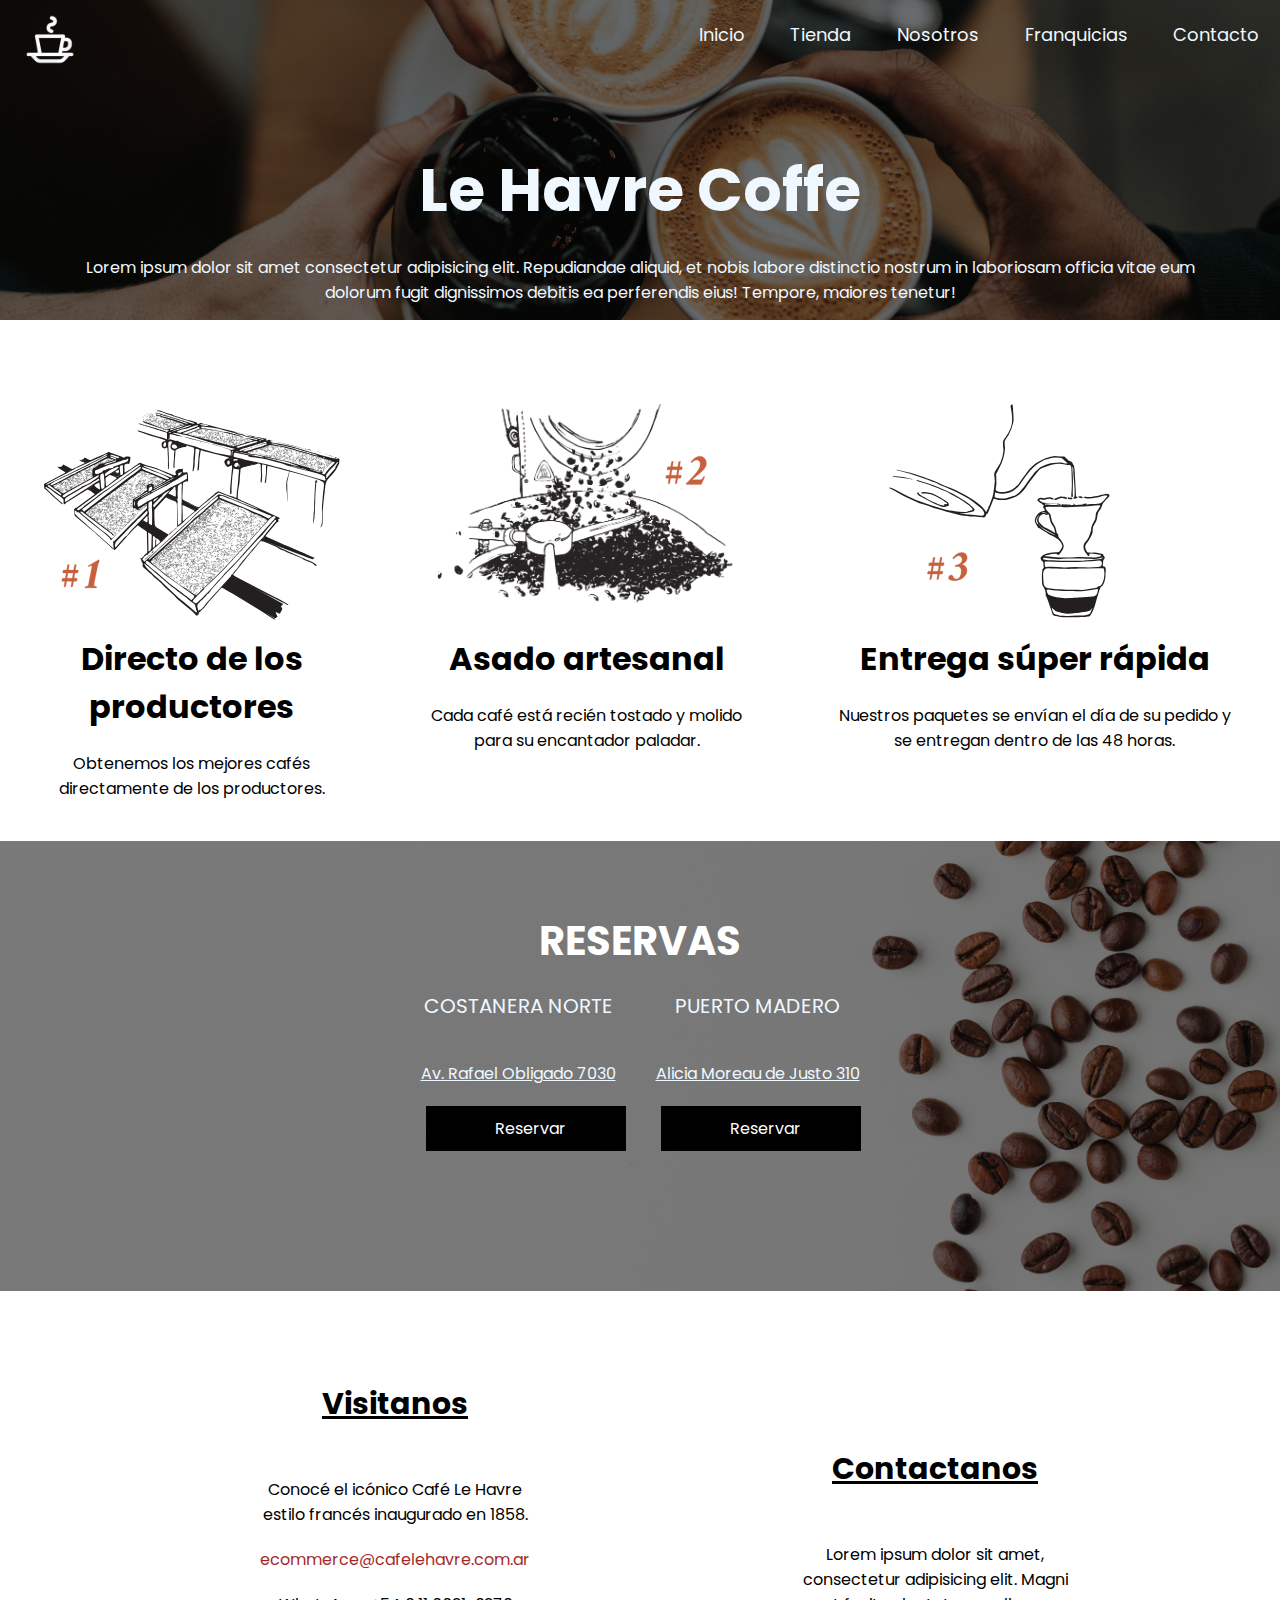
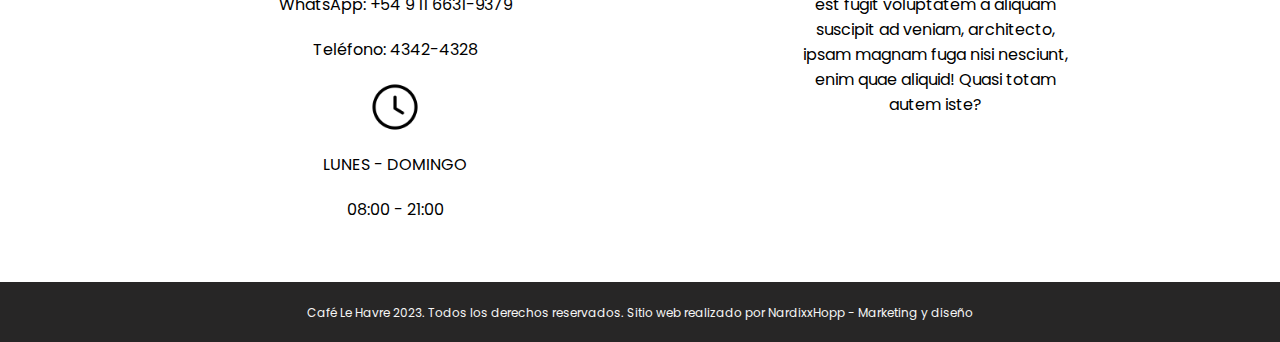
<file: index.html>
<!DOCTYPE html>
<html lang="en">
<head>
    <meta charset="UTF-8">
    <meta name="viewport" content="width=device-width, initial-scale=1.0">
    <link rel="stylesheet" href="../css/estilos.css" />
    <title>Le Havre Caffee</title>
</head>
<body>

    <header class="header">
        <div class="menucontainer">
            <a href="/index.html" class="logo" ><img src="/icons/coffeicon2.png" alt="logo"></a>
            <nav>
                <ul>
                    <li><a href="/index.html">Inicio</a></li>
                    <li><a href="./pages/tienda.html">Tienda</a></li>
                    <li><a href="./pages/nosotros.html">Nosotros</a></li>
                    <li><a href="./pages/franquicias.html">Franquicias</a></li>
                    <li><a href="./pages/contacto.html">Contacto</a></li>
                </ul>
            </nav>
       
        </div>

        <div class="header content">

           <h1>Le Havre Coffe</h1>

           <p>

             Lorem ipsum dolor sit amet consectetur adipisicing elit. Repudiandae aliquid, et nobis labore distinctio nostrum in laboriosam officia vitae eum dolorum fugit dignissimos debitis ea perferendis eius! Tempore, maiores tenetur!

           </p>

        </div>
        
    </header>

<section class="imgdata">
    <div><img src="/img/step1.svg" alt="">
        <h1>Directo de los productores
        </h1>
        <p>Obtenemos los mejores cafés directamente de los productores.

        </p>
    </div>
    <div><img src="/img/step2.svg" alt="">
        <h1>
            Asado artesanal
        </h1>
        <p>
            Cada café está recién tostado y molido para su encantador paladar.
        </p>
    </div>
    <div><img src="/img/step3.svg" alt="">
        <h1>Entrega súper rápida
        </h1>
        <p>
            Nuestros paquetes se envían el día de su pedido y se entregan dentro de las 48 horas.
        </p>
    </div>
</section>
<main class="mainreservas">
        <h2>
          RESERVAS
        </h2>
    <div>

        <article class="r1">
         
         <p class="tituloparrafo">
            COSTANERA NORTE
         </p>
         
         <p class="linea">
            Av. Rafael Obligado 7030
         </p>
         
         <a href="http://">Reservar</a>
        
        </article>
        
        <article class="r2">
            <p class="tituloparrafo">
               PUERTO MADERO
            </p>

            <p class="linea">
                Alicia Moreau de Justo 310
            </p>
            
            <a href="http://">Reservar</a>
        
        </article>
    </div>

</main>

<section class="sectionfinal">
    <div>
      <article class="articlefinal">
        <h3>
          Visitanos
        </h3>
        <p class="parrafofinal">
         Conocé el icónico Café Le Havre estilo francés inaugurado en 1858.
        </p>
        <p class="mail">
            ecommerce@cafelehavre.com.ar
        </p>
        <p class="whatsapp">
            WhatsApp: +54 9 11 6631-9379
        </p>
        <p class="telefono">
            Teléfono: 4342-4328
        </p>
        <p class="reloj">
           <img src="/icons/reloj.png" alt="">
        </p>
        <p class="titulohorario">
            LUNES - DOMINGO
        </p>
        <p class="horario">
            08:00 - 21:00
        </p>
      </article>
     
      <article class="contactanos">
            <h3>
                Contactanos
              </h3>
              <p class="lorem">
                Lorem ipsum dolor sit amet, consectetur adipisicing elit. Magni est fugit voluptatem a aliquam suscipit ad veniam, architecto, ipsam magnam fuga nisi nesciunt, enim quae aliquid! Quasi totam autem iste?
              </p>
        </article>
    </div>
</section>

<footer>
    <p class="footer">Café Le Havre 2023. Todos los derechos reservados. Sitio web realizado por NardixxHopp - Marketing y diseño</p>
</footer>
</body>
</html>
</file>
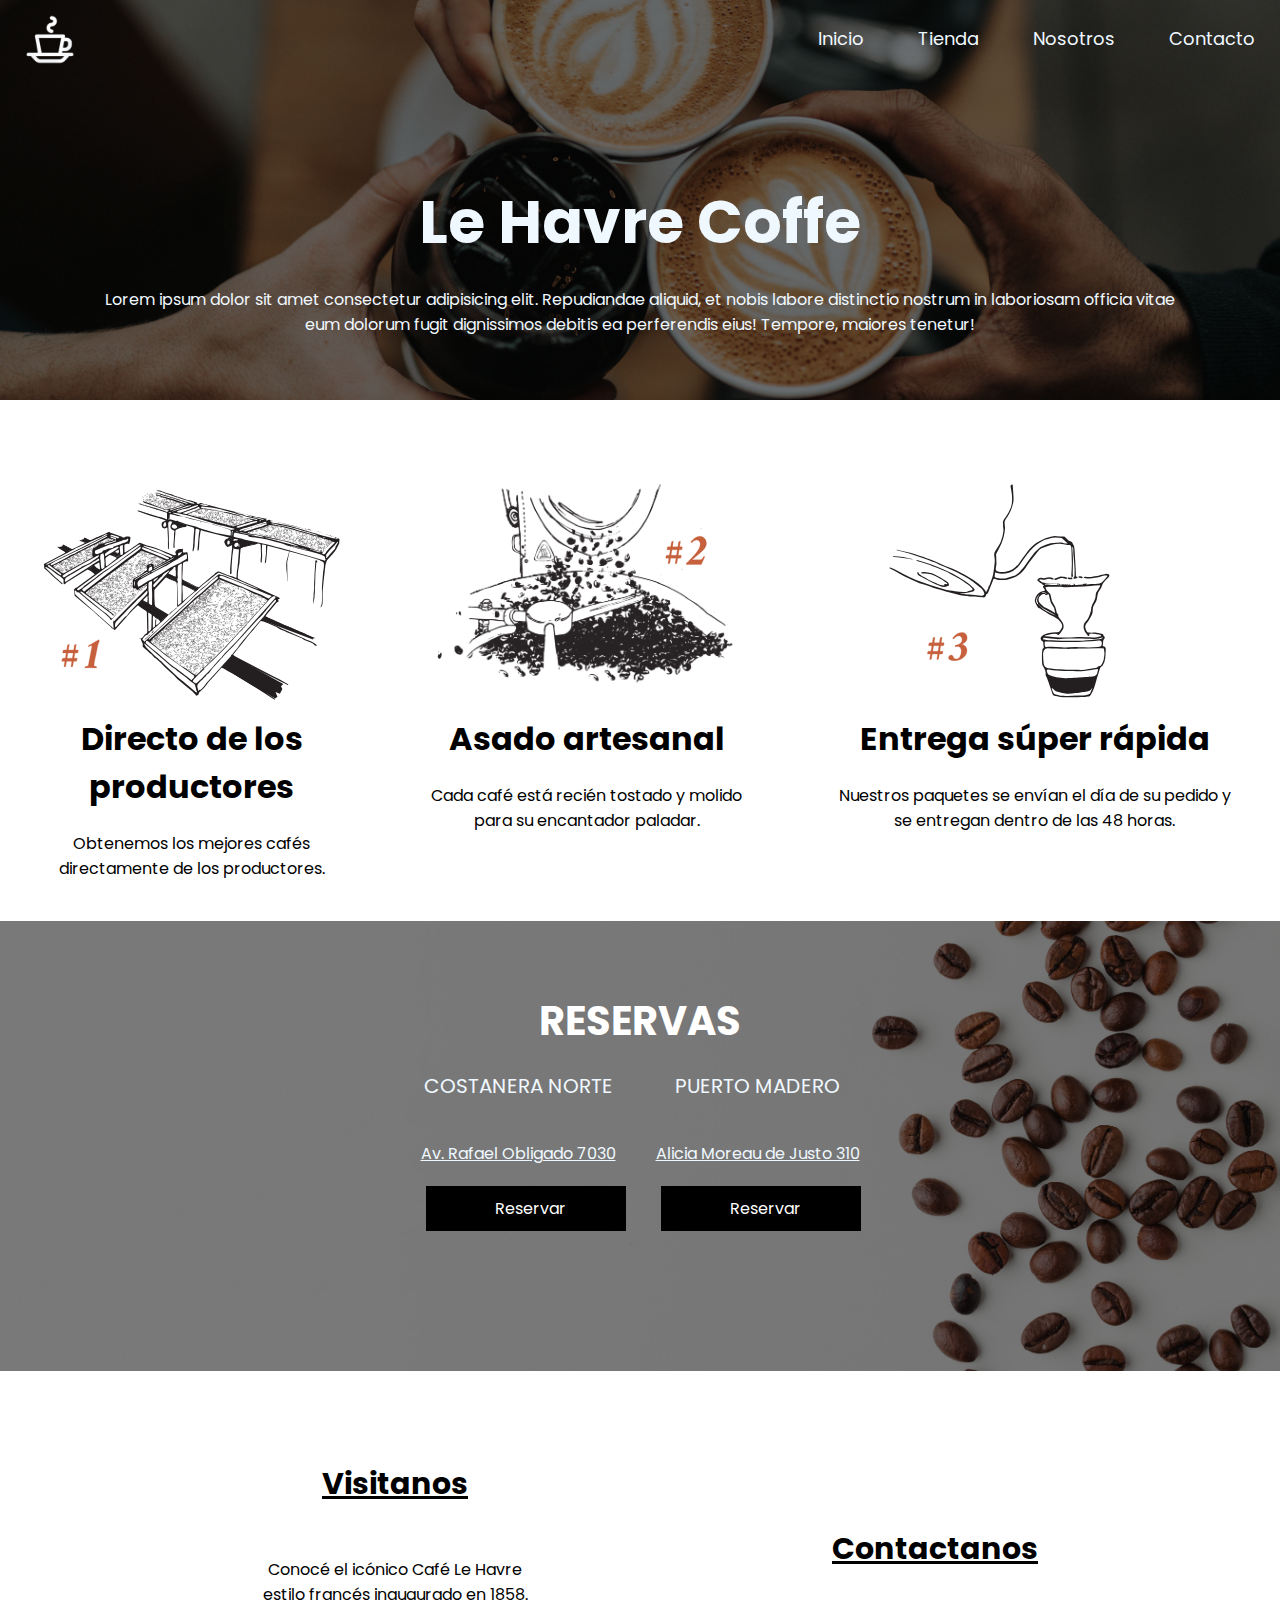
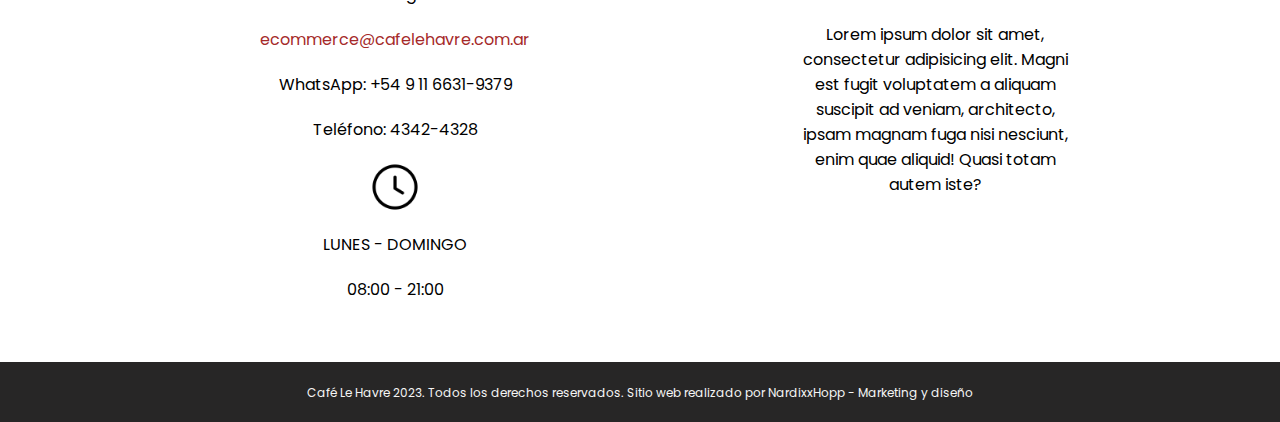
<file: html/index.html>
<!DOCTYPE html>
<html lang="en">
<head>
    <meta charset="UTF-8">
    <meta name="viewport" content="width=device-width, initial-scale=1.0">
    <title>Le Havre Caffee</title>
    <link rel="stylesheet" href=".//style.css">
</head>
<body>

    <header class="header">
        <div class="menucontainer">
            <a href="/html/index.html" class="logo" ><img src="/icons/coffe icon 2.png" alt=""></a>
            <nav>
                <ul>
                    <li><a href=".//html/index.html">Inicio</a></li>
                    <li><a href=".//html/tienda.html">Tienda</a></li>
                    <li><a href=".//html/nosotros.html">Nosotros</a></li>
                    <li><a href=".//html/contacto.html">Contacto</a></li>
                </ul>
            </nav>
       
        </div>

        <div class="header content">

           <h1>Le Havre Coffe</h1>

           <p>

             Lorem ipsum dolor sit amet consectetur adipisicing elit. Repudiandae aliquid, et nobis labore distinctio nostrum in laboriosam officia vitae eum dolorum fugit dignissimos debitis ea perferendis eius! Tempore, maiores tenetur!

           </p>

        </div>
        
    </header>

<section class="imgdata">
    <div><img src="/img/step1.svg" alt="">
        <h1>Directo de los productores
        </h1>
        <p>Obtenemos los mejores cafés directamente de los productores.

        </p>
    </div>
    <div><img src="/img/step2.svg" alt="">
        <h1>
            Asado artesanal
        </h1>
        <p>
            Cada café está recién tostado y molido para su encantador paladar.
        </p>
    </div>
    <div><img src="/img/step3.svg" alt="">
        <h1>Entrega súper rápida
        </h1>
        <p>
            Nuestros paquetes se envían el día de su pedido y se entregan dentro de las 48 horas.
        </p>
    </div>
</section>
<main class="mainreservas">
        <h2>
          RESERVAS
        </h2>
    <div>

        <article class="r1">
         
         <p class="tituloparrafo">
            COSTANERA NORTE
         </p>
         
         <p class="linea">
            Av. Rafael Obligado 7030
         </p>
         
         <a href="http://">Reservar</a>
        
        </article>
        
        <article class="r2">
            <p class="tituloparrafo">
               PUERTO MADERO
            </p>

            <p class="linea">
                Alicia Moreau de Justo 310
            </p>
            
            <a href="http://">Reservar</a>
        
        </article>
    </div>

</main>

<section class="sectionfinal">
    <div>
      <article class="articlefinal">
        <h3>
          Visitanos
        </h3>
        <p class="parrafofinal">
         Conocé el icónico Café Le Havre estilo francés inaugurado en 1858.
        </p>
        <p class="mail">
            ecommerce@cafelehavre.com.ar
        </p>
        <p class="whatsapp">
            WhatsApp: +54 9 11 6631-9379
        </p>
        <p class="telefono">
            Teléfono: 4342-4328
        </p>
        <p class="reloj">
           <img src="/icons/reloj.png" alt="">
        </p>
        <p class="titulohorario">
            LUNES - DOMINGO
        </p>
        <p class="horario">
            08:00 - 21:00
        </p>
      </article>
     
      <article class="contactanos">
            <h3>
                Contactanos
              </h3>
              <p class="lorem">
                Lorem ipsum dolor sit amet, consectetur adipisicing elit. Magni est fugit voluptatem a aliquam suscipit ad veniam, architecto, ipsam magnam fuga nisi nesciunt, enim quae aliquid! Quasi totam autem iste?
              </p>
        </article>
    </div>
</section>

<footer>
    <p class="footer">Café Le Havre 2023. Todos los derechos reservados. Sitio web realizado por NardixxHopp - Marketing y diseño</p>
</footer>
</body>
</html>
</file>
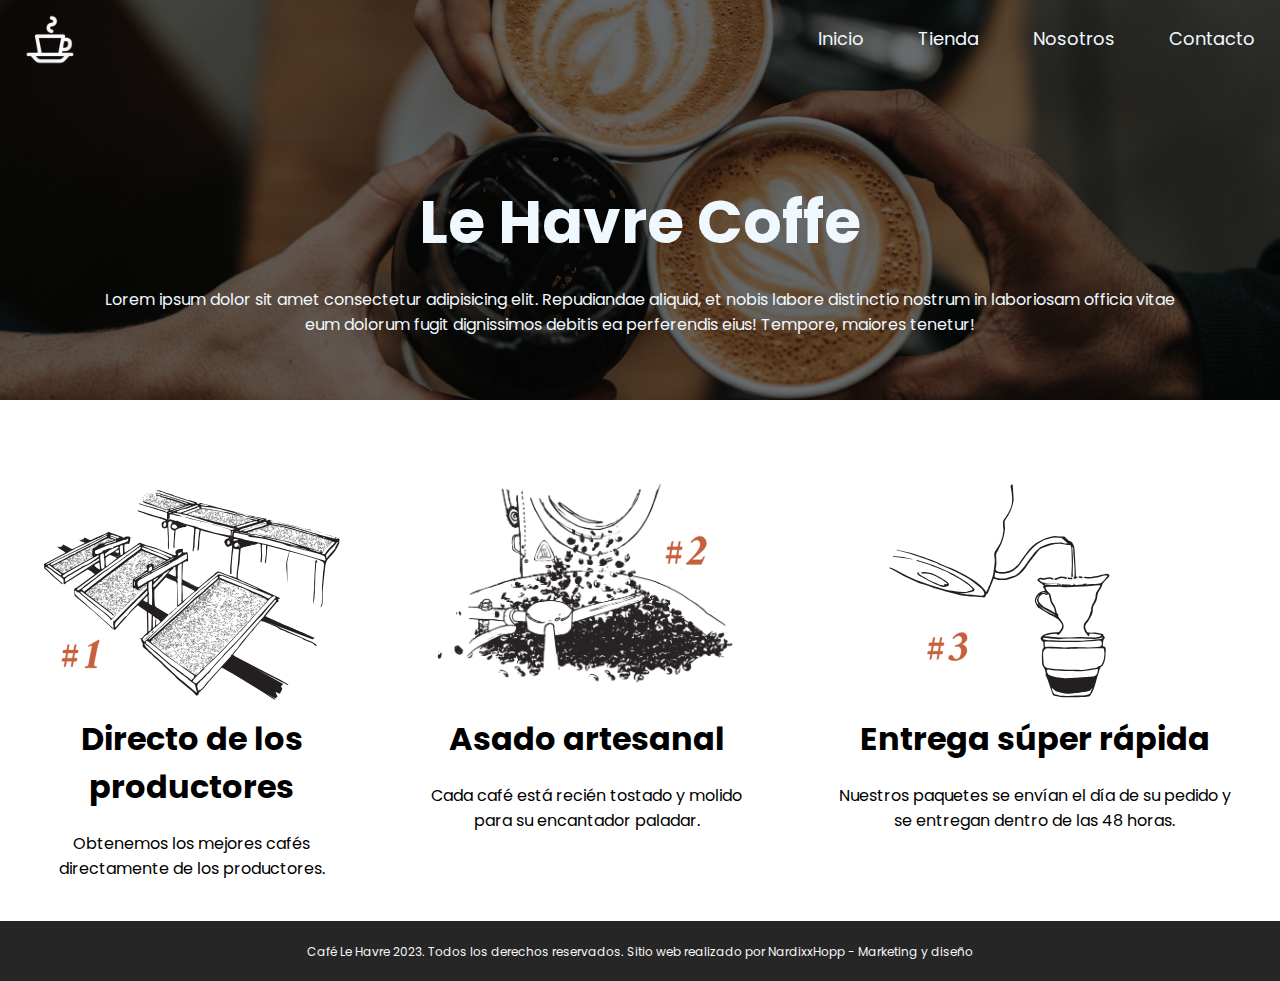
<file: html/nosotros.html>
<!DOCTYPE html>
<html lang="en">
<head>
    <meta charset="UTF-8">
    <meta name="viewport" content="width=device-width, initial-scale=1.0">
    <title>Le Havre Caffee</title>
    <link rel="stylesheet" href="style.css">
</head>
<body>

    <header class="header">
        <div class="menucontainer">
            <a href="/html/index.html" class="logo" ><img src="/icons/coffe icon 2.png" alt=""></a>
            <nav>
                <ul>
                    <li><a href="/html/index.html">Inicio</a></li>
                    <li><a href="/html/tienda.html">Tienda</a></li>
                    <li><a href="/html/nosotros.html">Nosotros</a></li>
                    <li><a href="/html/contacto.html">Contacto</a></li>
                </ul>
            </nav>
       
        </div>

        <div class="header content">

           <h1>Le Havre Coffe</h1>

           <p>

             Lorem ipsum dolor sit amet consectetur adipisicing elit. Repudiandae aliquid, et nobis labore distinctio nostrum in laboriosam officia vitae eum dolorum fugit dignissimos debitis ea perferendis eius! Tempore, maiores tenetur!

           </p>

        </div>
        
    </header>

<section class="imgdata">
    <div><img src="/img/step1.svg" alt="">
        <h1>Directo de los productores
        </h1>
        <p>Obtenemos los mejores cafés directamente de los productores.

        </p>
    </div>
    <div><img src="/img/step2.svg" alt="">
        <h1>
            Asado artesanal
        </h1>
        <p>
            Cada café está recién tostado y molido para su encantador paladar.
        </p>
    </div>
    <div><img src="/img/step3.svg" alt="">
        <h1>Entrega súper rápida
        </h1>
        <p>
            Nuestros paquetes se envían el día de su pedido y se entregan dentro de las 48 horas.
        </p>
    </div>
</section>

<footer>
    <p class="footer">Café Le Havre 2023. Todos los derechos reservados. Sitio web realizado por NardixxHopp - Marketing y diseño</p>
</footer>
</body>
</html>
</file>
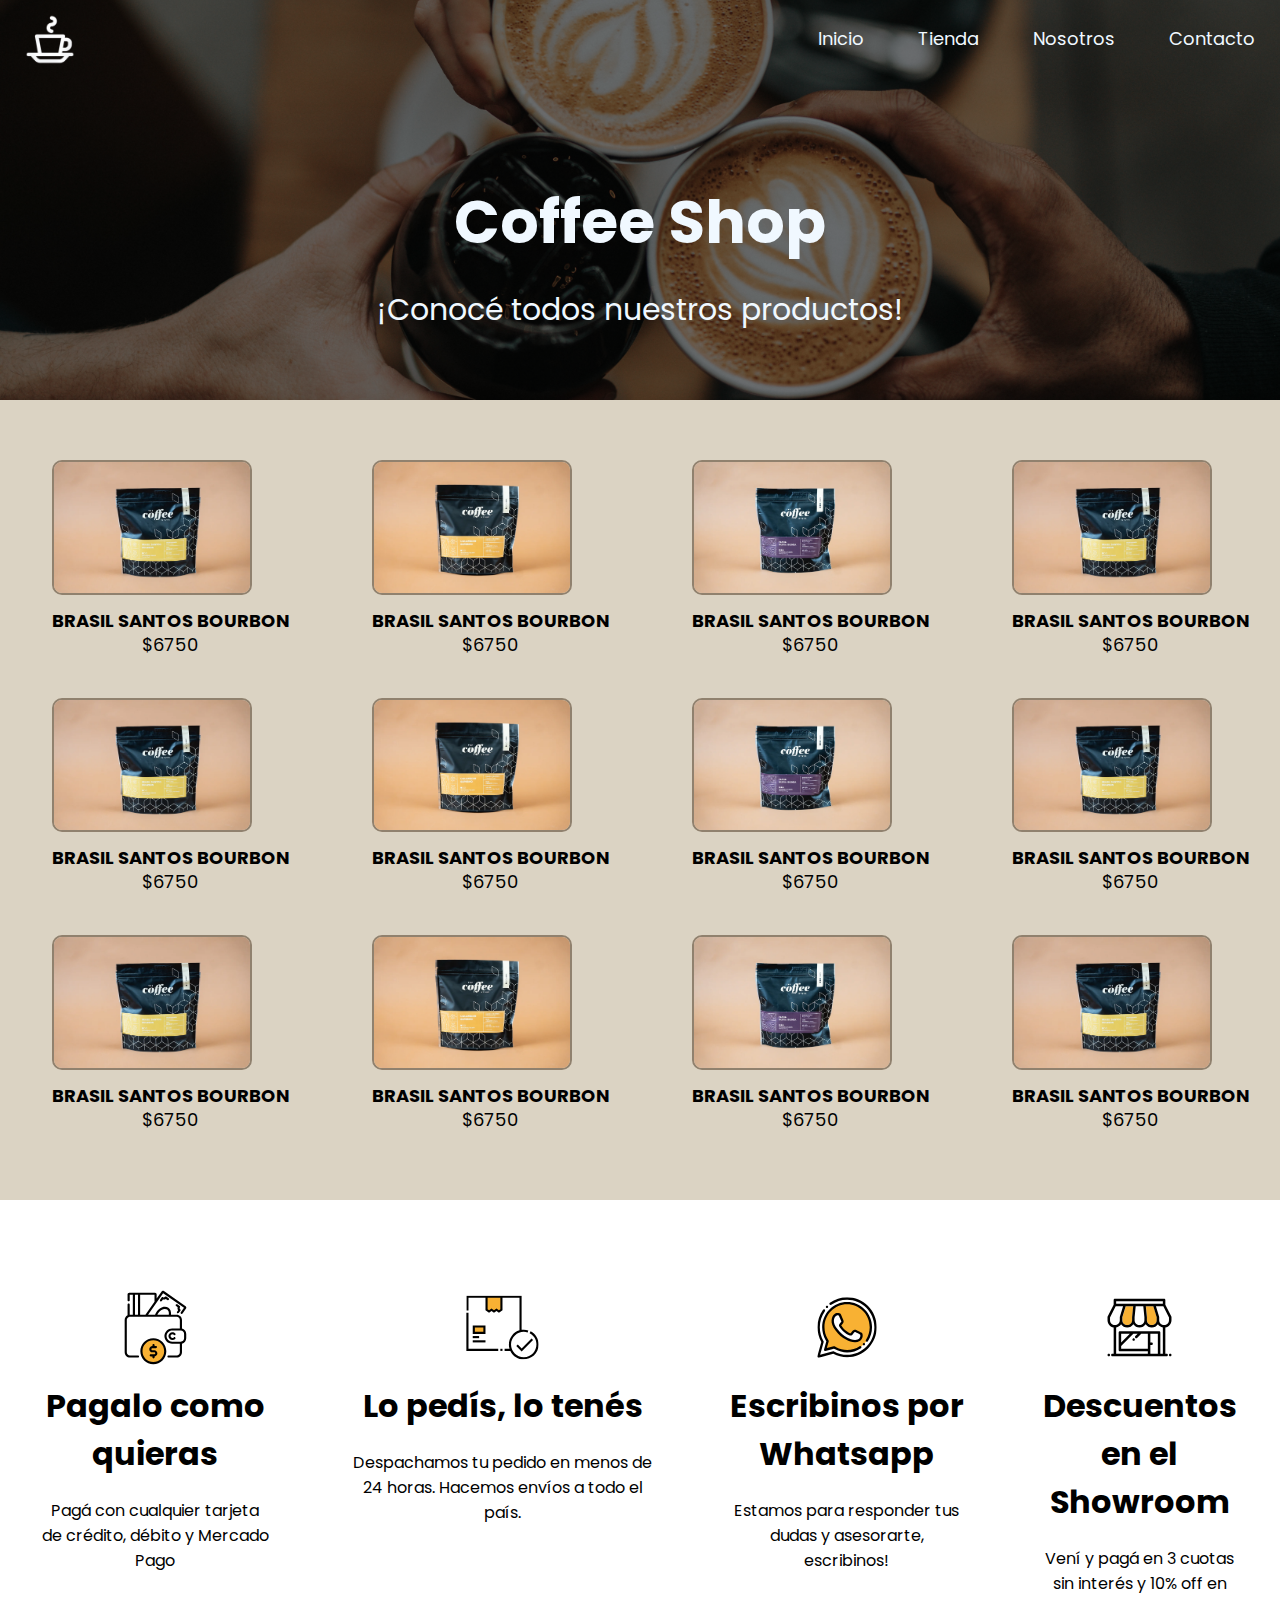
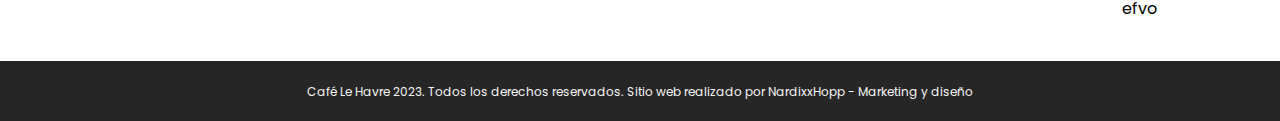
<file: html/tienda.html>
<!DOCTYPE html>
<html lang="en">
<head>
    <meta charset="UTF-8">
    <meta name="viewport" content="width=device-width, initial-scale=1.0">
    <title>Le Havre Caffee</title>
    <link rel="stylesheet" href="style.css">
</head>
<body>

    <header class="header">
        <div class="menucontainer">
            <a href="/html/index.html" class="logo" ><img src="/icons/coffe icon 2.png" alt=""></a>
            <nav>
                <ul>
                    <li><a href="/html/index.html">Inicio</a></li>
                    <li><a href="/html/tienda.html">Tienda</a></li>
                    <li><a href="/html/nosotros.html">Nosotros</a></li>
                    <li><a href="/html/contacto.html">Contacto</a></li>
                </ul>
            </nav>
       
        </div>

        <div class="header content">

           <h1>Coffee Shop</h1>

           <p class="parrafotienda">

            ¡Conocé todos nuestros productos!

           </p>

        </div>
        
    </header>

<main class="maintienda">

    <div class="productosventa">
        <div class="produ">
                <img src="/img/produ1.webp" alt="">
                <div class="textoprodu">
                    <h4 class="nombreprodu">BRASIL SANTOS BOURBON</h4>
                <p class="precioprodu">$6750</p>
                </div>
        </div>
        <div class="produ">
                <img src="/img/produ2.webp" alt="">
                <div class="textoprodu">
                    <h4 class="nombreprodu">BRASIL SANTOS BOURBON</h4>
                <p class="precioprodu">$6750</p>
                </div>
        </div>
        <div class="produ">
                <img src="/img/produ3.webp" alt="">
                <div class="textoprodu">
                    <h4 class="nombreprodu">BRASIL SANTOS BOURBON</h4>
                <p class="precioprodu">$6750</p>
                </div>
        </div>
        <div class="produ">
                <img src="/img/produ1.webp" alt="">
                <div class="textoprodu">
                    <h4 class="nombreprodu">BRASIL SANTOS BOURBON</h4>
                <p class="precioprodu">$6750</p>
                </div>

        </div>
        <div class="produ">
            <img src="/img/produ1.webp" alt="">
            <div class="textoprodu">
                <h4 class="nombreprodu">BRASIL SANTOS BOURBON</h4>
            <p class="precioprodu">$6750</p>
            </div>
    </div>
    <div class="produ">
            <img src="/img/produ2.webp" alt="">
            <div class="textoprodu">
                <h4 class="nombreprodu">BRASIL SANTOS BOURBON</h4>
            <p class="precioprodu">$6750</p>
            </div>
    </div>
    <div class="produ">
            <img src="/img/produ3.webp" alt="">
            <div class="textoprodu">
                <h4 class="nombreprodu">BRASIL SANTOS BOURBON</h4>
            <p class="precioprodu">$6750</p>
            </div>
    </div>
    <div class="produ">
            <img src="/img/produ1.webp" alt="">
            <div class="textoprodu">
                <h4 class="nombreprodu">BRASIL SANTOS BOURBON</h4>
            <p class="precioprodu">$6750</p>
            </div>

    </div>
    <div class="produ">
        <img src="/img/produ1.webp" alt="">
        <div class="textoprodu">
            <h4 class="nombreprodu">BRASIL SANTOS BOURBON</h4>
        <p class="precioprodu">$6750</p>
        </div>
</div>
<div class="produ">
        <img src="/img/produ2.webp" alt="">
        <div class="textoprodu">
            <h4 class="nombreprodu">BRASIL SANTOS BOURBON</h4>
        <p class="precioprodu">$6750</p>
        </div>
</div>
<div class="produ">
        <img src="/img/produ3.webp" alt="">
        <div class="textoprodu">
            <h4 class="nombreprodu">BRASIL SANTOS BOURBON</h4>
        <p class="precioprodu">$6750</p>
        </div>
</div>
<div class="produ">
        <img src="/img/produ1.webp" alt="">
        <div class="textoprodu">
            <h4 class="nombreprodu">BRASIL SANTOS BOURBON</h4>
        <p class="precioprodu">$6750</p>
        </div>

</div>
    </div>    
</main>

<section class="imgdata">
    <div><img src="/icons/billetera2.svg" alt="">
        <h1>Pagalo como quieras</h1>
        <p>Pagá con cualquier tarjeta de crédito, débito y Mercado Pago
        </p>
    </div>
    <div><img src="/icons/envio2.svg" alt="">
        <h1>Lo pedís, lo tenés
        </h1>
        <p>Despachamos tu pedido en menos de 24 horas. Hacemos envíos a todo el país.
        </p>
    </div>
    <div><img src="/icons/whatsapp2.svg" alt="">
        <h1>Escribinos por Whatsapp
        </h1>
        <p>Estamos para responder tus dudas y asesorarte, escribinos!
        </p>
    </div>
    <div><img src="/icons/tienda2.svg" alt="">
        <h1>Descuentos en el Showroom
        </h1>
        <p>Vení y pagá en 3 cuotas sin interés y 10% off en efvo
        </p>
    </div>
</section>


<footer>
    <p class="footer">Café Le Havre 2023. Todos los derechos reservados. Sitio web realizado por NardixxHopp - Marketing y diseño</p>
</footer>

</body>
</html>
</file>
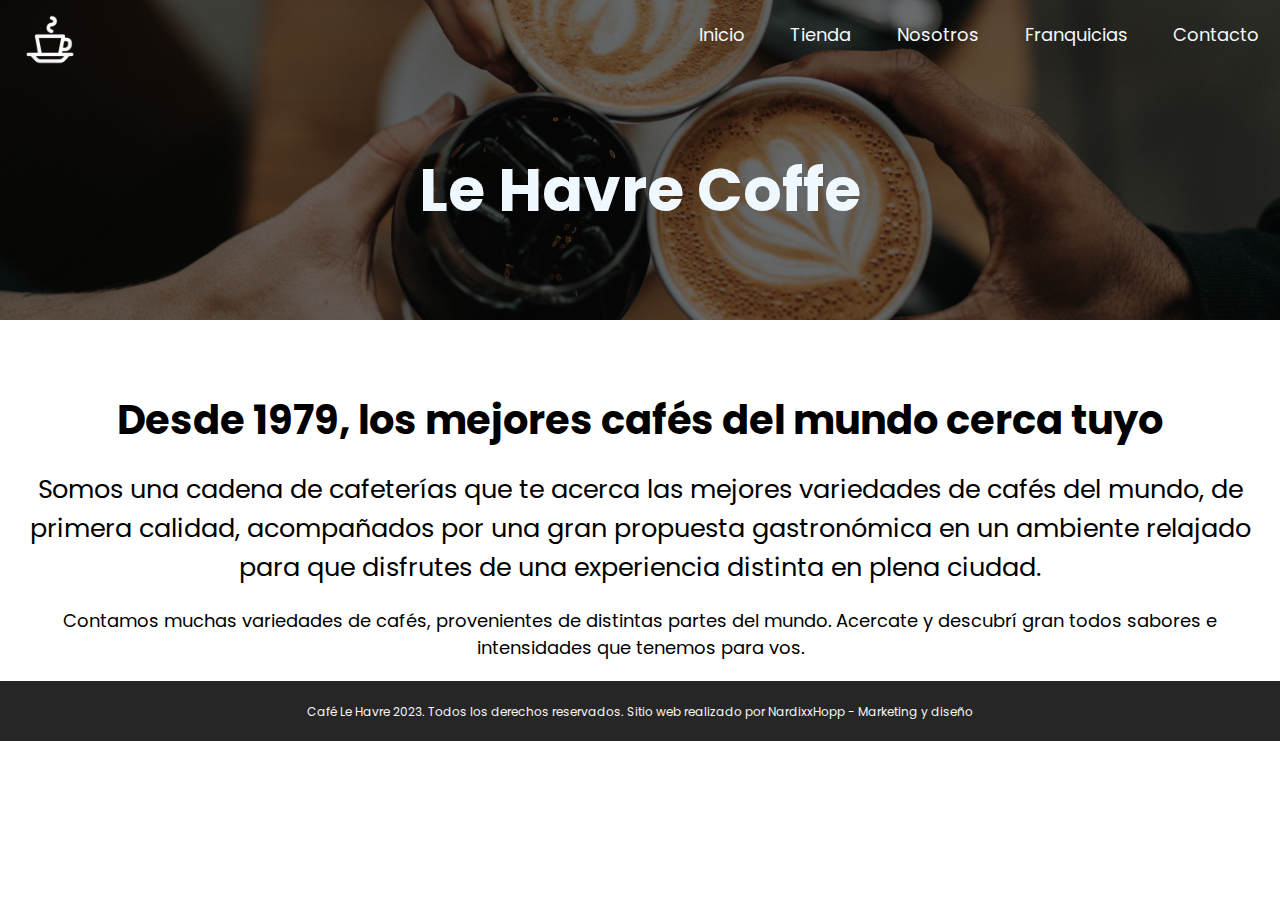
<file: pages/contacto.html>
<!DOCTYPE html>
<html lang="en">
<head>
    <meta charset="UTF-8">
    <meta name="viewport" content="width=device-width, initial-scale=1.0">
    <link rel="stylesheet" href="../css/estilos.css" />
    <title>Le Havre Caffee</title>
</head>
<body>

    <header class="header">
        <div class="menucontainer">
            <a href="/index.html" class="logo" ><img src="/icons/coffeicon2.png" alt="logo"></a>
            <nav>
                <ul>
                    <li><a href="/index.html">Inicio</a></li>
                    <li><a href="/pages/tienda.html">Tienda</a></li>
                    <li><a href="/pages/nosotros.html">Nosotros</a></li>
                    <li><a href="/pages/franquicias.html">Franquicias</a></li>
                    <li><a href="/pages/contacto.html">Contacto</a></li>
                </ul>
            </nav>
       
        </div>

        <div class="header content">

           <h1>Le Havre Coffe</h1>

        </div>
        
    </header>

    <h2>Desde 1979, los mejores cafés del mundo cerca tuyo</h2>
    <p class="subtitulo">Somos una cadena de cafeterías que te acerca las mejores variedades de cafés del mundo, de primera calidad, acompañados por una gran propuesta gastronómica en un ambiente relajado para que disfrutes de una experiencia distinta en plena ciudad.</p>
    <p class="txt"> Contamos muchas variedades de cafés, provenientes de distintas partes del mundo. Acercate y descubrí gran todos sabores e intensidades que tenemos para vos. </p>



<footer>
    <p class="footer">Café Le Havre 2023. Todos los derechos reservados. Sitio web realizado por NardixxHopp - Marketing y diseño</p>
</footer>
</body>
</html>
</file>
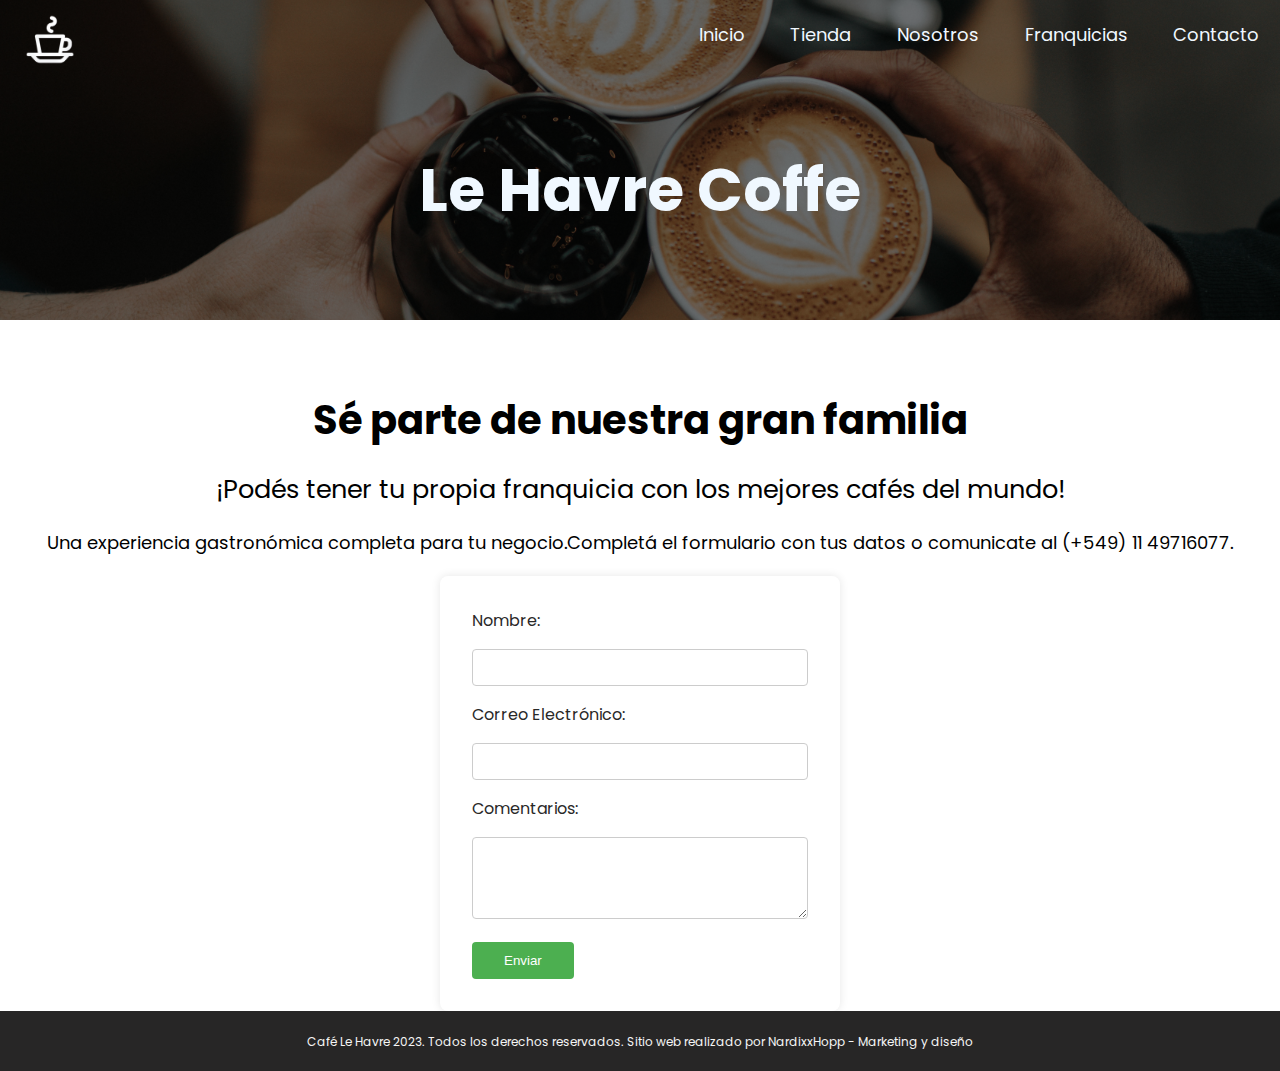
<file: pages/franquicias.html>
<!DOCTYPE html>
<html lang="en">
<head>
    <meta charset="UTF-8">
    <meta name="viewport" content="width=device-width, initial-scale=1.0">
    <link rel="stylesheet" href="../css/estilos.css" />
    <title>Le Havre Caffee</title>
</head>
<body>

    <header class="header">
        <div class="menucontainer">
            <a href="/index.html" class="logo" ><img src="/icons/coffeicon2.png" alt="logo"></a>
            <nav>
                <ul>
                    <li><a href="/index.html">Inicio</a></li>
                    <li><a href="/pages/tienda.html">Tienda</a></li>
                    <li><a href="/pages/nosotros.html">Nosotros</a></li>
                    <li><a href="/pages/franquicias.html">Franquicias</a></li>
                    <li><a href="/pages/contacto.html">Contacto</a></li>
                </ul>
            </nav>
       
        </div>

        <div class="header content">

           <h1>Le Havre Coffe</h1>
           
        </div>
        
    </header>

    <main>
        <h2>Sé parte de nuestra gran familia</h2>
        <p class="subtitulo">¡Podés tener tu propia franquicia con los mejores cafés del mundo!</p>
        <p class="txt"> Una experiencia gastronómica completa para tu negocio.Completá el formulario con tus datos o comunicate al (+549) 11 49716077. </p>

        <form action="/procesar_formulario.php" method="post">
            <label for="nombre">Nombre:</label>
            <input type="text" id="nombre" name="nombre" required>
    
            <label for="email">Correo Electrónico:</label>
            <input type="email" id="email" name="email" required>
    
            <label for="comentarios">Comentarios:</label>
            <textarea id="comentarios" name="comentarios" rows="4" required></textarea>
    
            <button type="submit">Enviar</button>
        </form>

    </main>


<footer>
    <p class="footer">Café Le Havre 2023. Todos los derechos reservados. Sitio web realizado por NardixxHopp - Marketing y diseño</p>
</footer>
</body>
</html>
</file>
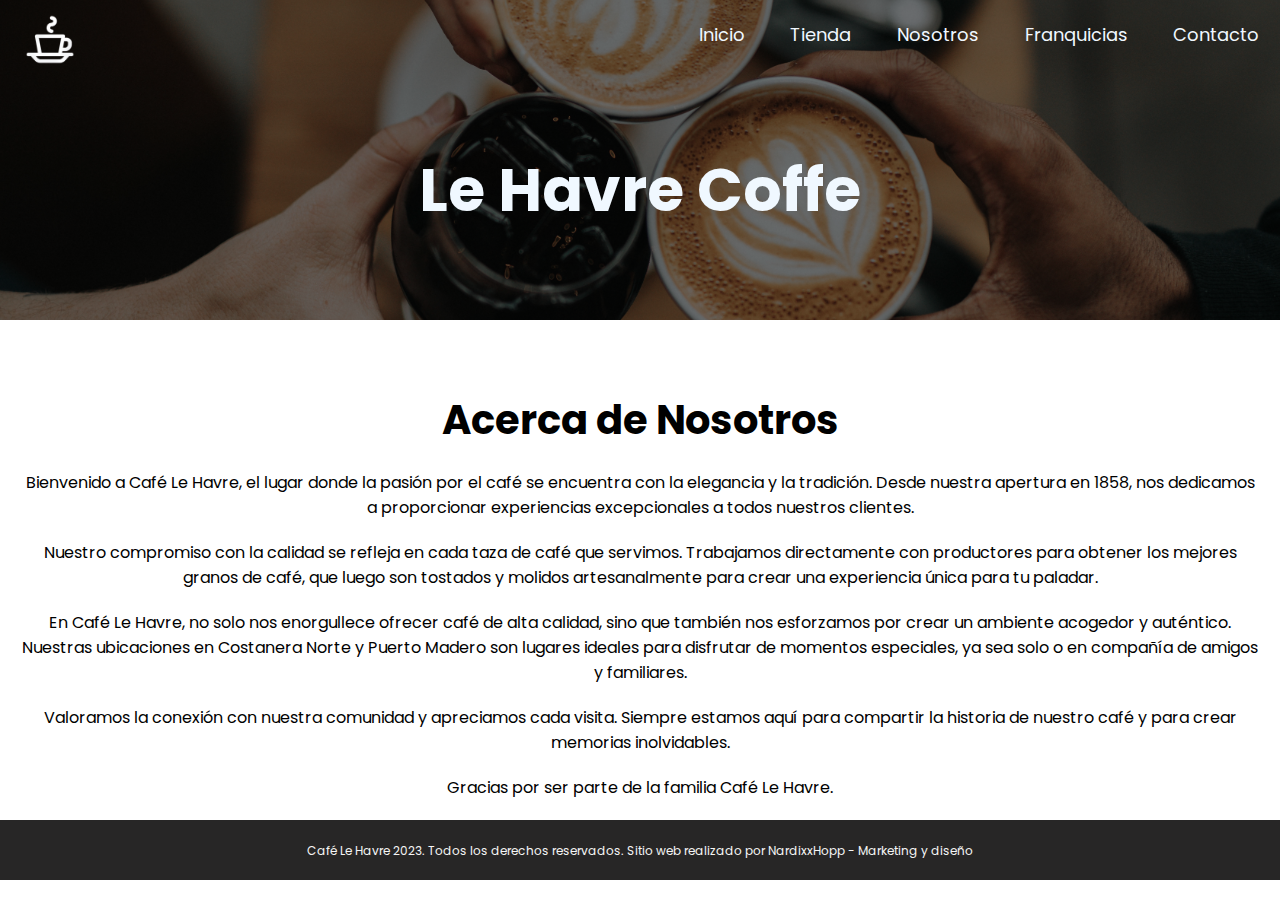
<file: pages/nosotros.html>
<!DOCTYPE html>
<html lang="en">
<head>
    <meta charset="UTF-8">
    <meta name="viewport" content="width=device-width, initial-scale=1.0">
    <link rel="stylesheet" href="../css/estilos.css" />
    <title>Le Havre Caffee</title>
</head>
<body>

    <header class="header">
        <div class="menucontainer">
            <a href="/index.html" class="logo" ><img src="/icons/coffeicon2.png" alt="logo"></a>
            <nav>
                <ul>
                    <li><a href="/index.html">Inicio</a></li>
                    <li><a href="/pages/tienda.html">Tienda</a></li>
                    <li><a href="/pages/nosotros.html">Nosotros</a></li>
                    <li><a href="/pages/franquicias.html">Franquicias</a></li>
                    <li><a href="/pages/contacto.html">Contacto</a></li>
                </ul>
            </nav>
       
        </div>

        <div class="header content">

           <h1>Le Havre Coffe</h1>


        </div>
        
    </header>

    <h2>Acerca de Nosotros</h2>

    <p>Bienvenido a Café Le Havre, el lugar donde la pasión por el café se encuentra con la elegancia y la tradición. Desde nuestra apertura en 1858, nos dedicamos a proporcionar experiencias excepcionales a todos nuestros clientes.</p>

    <p>Nuestro compromiso con la calidad se refleja en cada taza de café que servimos. Trabajamos directamente con productores para obtener los mejores granos de café, que luego son tostados y molidos artesanalmente para crear una experiencia única para tu paladar.</p>

    <p>En Café Le Havre, no solo nos enorgullece ofrecer café de alta calidad, sino que también nos esforzamos por crear un ambiente acogedor y auténtico. Nuestras ubicaciones en Costanera Norte y Puerto Madero son lugares ideales para disfrutar de momentos especiales, ya sea solo o en compañía de amigos y familiares.</p>

    <p>Valoramos la conexión con nuestra comunidad y apreciamos cada visita. Siempre estamos aquí para compartir la historia de nuestro café y para crear memorias inolvidables.</p>

    <p>Gracias por ser parte de la familia Café Le Havre.</p>

<footer>
    <p class="footer">Café Le Havre 2023. Todos los derechos reservados. Sitio web realizado por NardixxHopp - Marketing y diseño</p>
</footer>
</body>
</html>
</file>
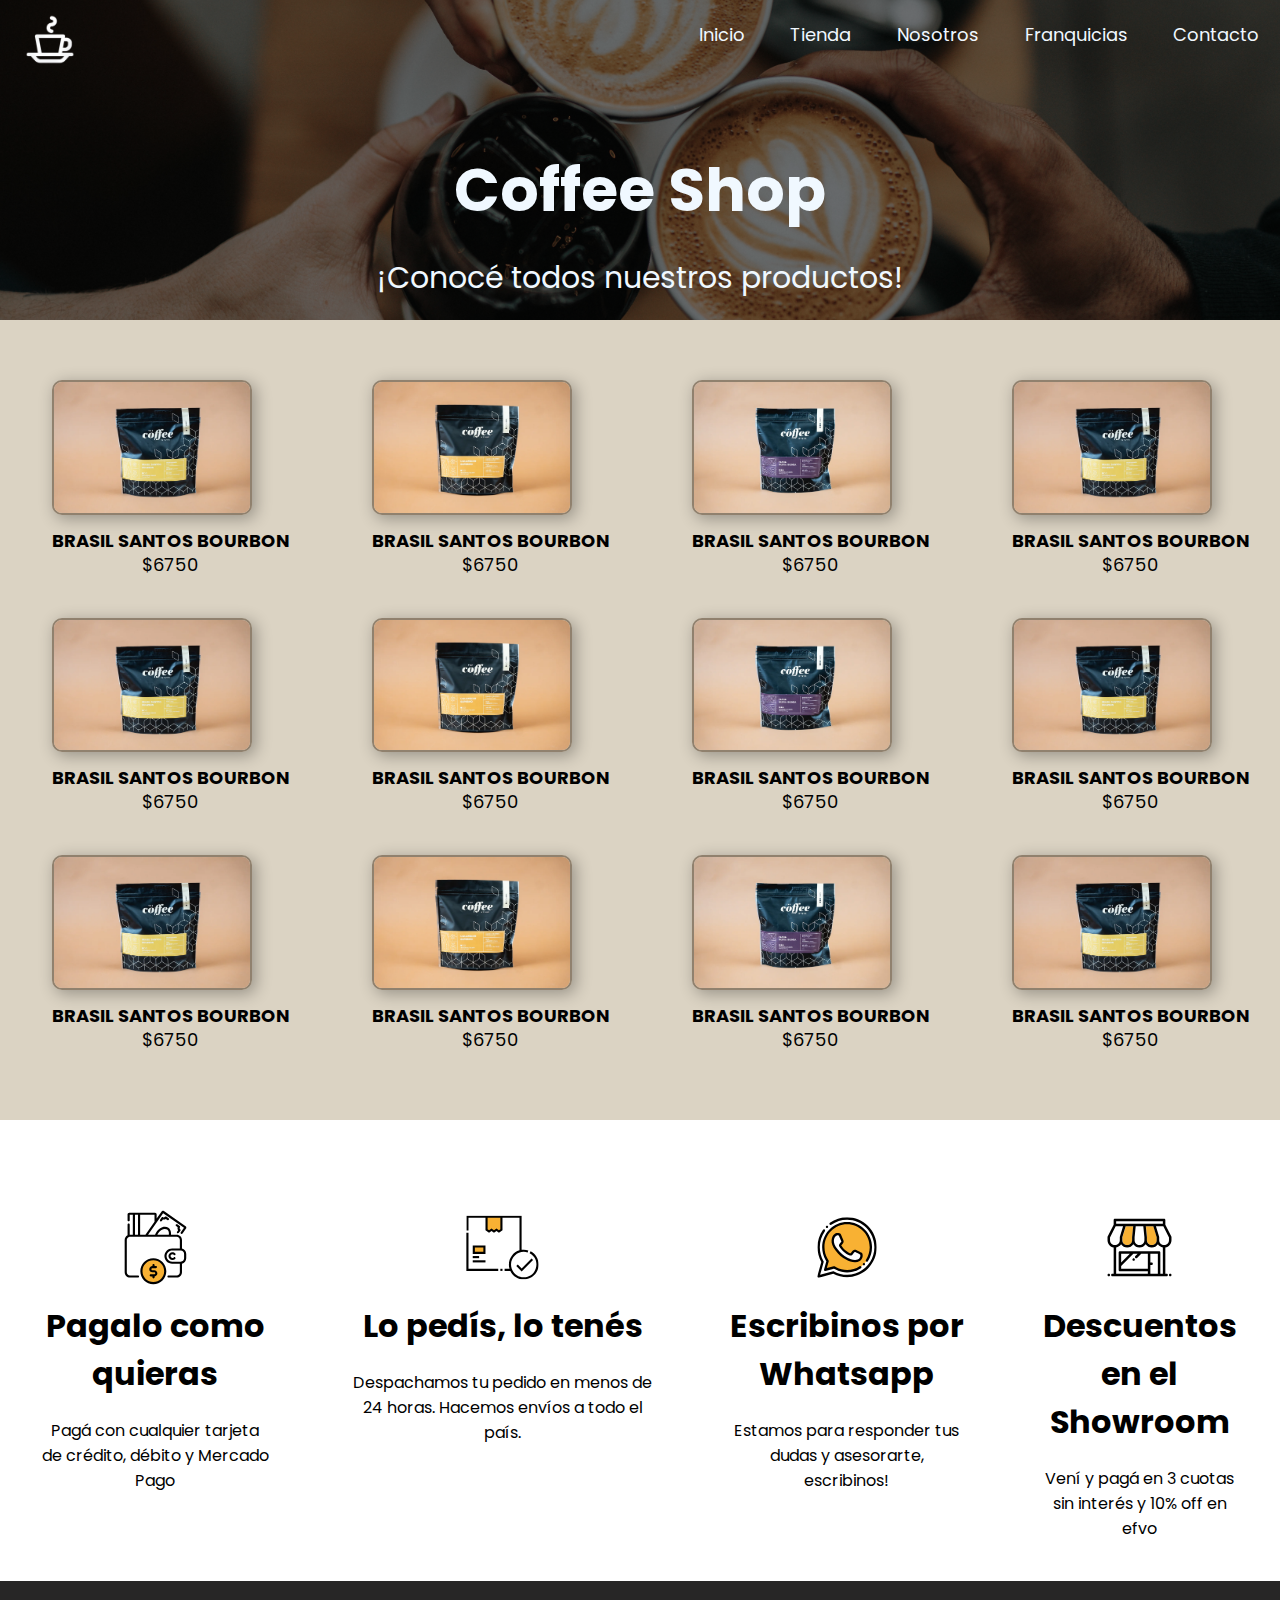
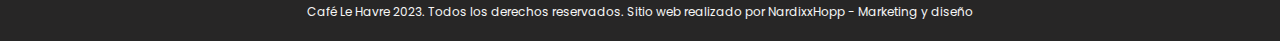
<file: pages/tienda.html>
<!DOCTYPE html>
<html lang="en">
<head>
    <meta charset="UTF-8">
    <meta name="viewport" content="width=device-width, initial-scale=1.0">
    <link rel="stylesheet" href="../css/estilos.css" /> 
    <title>Le Havre Caffee</title>
</head>
<body>

    <header class="header">
        <div class="menucontainer">
            <a href="/index.html" class="logo" ><img src="/icons/coffeicon2.png" alt="logo"></a>
            <nav>
                <ul>
                    <li><a href="/index.html">Inicio</a></li>
                    <li><a href="/pages/tienda.html">Tienda</a></li>
                    <li><a href="/pages/nosotros.html">Nosotros</a></li>
                    <li><a href="/pages/franquicias.html">Franquicias</a></li>
                    <li><a href="/pages/contacto.html">Contacto</a></li>
                </ul>
            </nav>
       
        </div>

        <div class="header content">

           <h1>Coffee Shop</h1>

           <p class="parrafotienda">

            ¡Conocé todos nuestros productos!

           </p>

        </div>
        
    </header>

<main class="maintienda">

    <div class="productosventa">
        <div class="produ">
                <img src="/img/produ1.webp" alt="">
                <div class="textoprodu">
                    <h4 class="nombreprodu">BRASIL SANTOS BOURBON</h4>
                <p class="precioprodu">$6750</p>
                </div>
        </div>
        <div class="produ">
                <img src="/img/produ2.webp" alt="">
                <div class="textoprodu">
                    <h4 class="nombreprodu">BRASIL SANTOS BOURBON</h4>
                <p class="precioprodu">$6750</p>
                </div>
        </div>
        <div class="produ">
                <img src="/img/produ3.webp" alt="">
                <div class="textoprodu">
                    <h4 class="nombreprodu">BRASIL SANTOS BOURBON</h4>
                <p class="precioprodu">$6750</p>
                </div>
        </div>
        <div class="produ">
                <img src="/img/produ1.webp" alt="">
                <div class="textoprodu">
                    <h4 class="nombreprodu">BRASIL SANTOS BOURBON</h4>
                <p class="precioprodu">$6750</p>
                </div>

        </div>
        <div class="produ">
            <img src="/img/produ1.webp" alt="">
            <div class="textoprodu">
                <h4 class="nombreprodu">BRASIL SANTOS BOURBON</h4>
            <p class="precioprodu">$6750</p>
            </div>
    </div>
    <div class="produ">
            <img src="/img/produ2.webp" alt="">
            <div class="textoprodu">
                <h4 class="nombreprodu">BRASIL SANTOS BOURBON</h4>
            <p class="precioprodu">$6750</p>
            </div>
    </div>
    <div class="produ">
            <img src="/img/produ3.webp" alt="">
            <div class="textoprodu">
                <h4 class="nombreprodu">BRASIL SANTOS BOURBON</h4>
            <p class="precioprodu">$6750</p>
            </div>
    </div>
    <div class="produ">
            <img src="/img/produ1.webp" alt="">
            <div class="textoprodu">
                <h4 class="nombreprodu">BRASIL SANTOS BOURBON</h4>
            <p class="precioprodu">$6750</p>
            </div>

    </div>
    <div class="produ">
        <img src="/img/produ1.webp" alt="">
        <div class="textoprodu">
            <h4 class="nombreprodu">BRASIL SANTOS BOURBON</h4>
        <p class="precioprodu">$6750</p>
        </div>
</div>
<div class="produ">
        <img src="/img/produ2.webp" alt="">
        <div class="textoprodu">
            <h4 class="nombreprodu">BRASIL SANTOS BOURBON</h4>
        <p class="precioprodu">$6750</p>
        </div>
</div>
<div class="produ">
        <img src="/img/produ3.webp" alt="">
        <div class="textoprodu">
            <h4 class="nombreprodu">BRASIL SANTOS BOURBON</h4>
        <p class="precioprodu">$6750</p>
        </div>
</div>
<div class="produ">
        <img src="/img/produ1.webp" alt="">
        <div class="textoprodu">
            <h4 class="nombreprodu">BRASIL SANTOS BOURBON</h4>
        <p class="precioprodu">$6750</p>
        </div>

</div>
    </div>    
</main>

<section class="imgdata">
    <div><img src="/icons/billetera2.svg" alt="">
        <h1>Pagalo como quieras</h1>
        <p>Pagá con cualquier tarjeta de crédito, débito y Mercado Pago
        </p>
    </div>
    <div><img src="/icons/envio2.svg" alt="">
        <h1>Lo pedís, lo tenés
        </h1>
        <p>Despachamos tu pedido en menos de 24 horas. Hacemos envíos a todo el país.
        </p>
    </div>
    <div><img src="/icons/whatsapp2.svg" alt="">
        <h1>Escribinos por Whatsapp
        </h1>
        <p>Estamos para responder tus dudas y asesorarte, escribinos!
        </p>
    </div>
    <div><img src="/icons/tienda2.svg" alt="">
        <h1>Descuentos en el Showroom
        </h1>
        <p>Vení y pagá en 3 cuotas sin interés y 10% off en efvo
        </p>
    </div>
</section>


<footer>
    <p class="footer">Café Le Havre 2023. Todos los derechos reservados. Sitio web realizado por NardixxHopp - Marketing y diseño</p>
</footer>

</body>
</html>
</file>
<file: css/estilos.css>
@import url('https://fonts.googleapis.com/css2?family=Poppins:wght@400;500;600;700;800&display=swap');

* {
    margin: 0;
    padding: 0;
    box-sizing: border-box;
    list-style: none;
    text-decoration: none;
    
}

body{
    font-family: 'Poppins', sans-serif;
}

/* HEADER */

header {
    background-image: url(../img/fontimg.jpg);
        background-color: rgba(0, 0, 0, 0.522);
        background-blend-mode: soft-light;
        background-position: center;
        background-repeat: no-repeat;
        background-size: cover;
        height: 20rem;
        justify-content: space-between;
        color: white;

}


.menucontainer {
    display: flex;
    justify-content: space-between;
    color: rgba(255, 255, 255, 0.875);

}

ul li {
    display: inline-block;
    margin: 1.3rem 1.3rem;
    color: rgba(255, 255, 255, 0.875);
    text-decoration: none;
}


.logo {
    margin: 25px 20px 20px 60px;
}

a img {
    width: 60px;
    margin: -15px 0px 0px -40px;
    
}
header a {
    font-size: large;
    color: aliceblue;
}

header a:hover {
    color: rgb(184, 148, 93);
}

.content {
   display:flex;
   flex-direction: column;
   align-items: center;
   justify-content: center;
   padding: 3rem;
   color: aliceblue;
}

.content h1 {
    font-size: 60px;
}
p {
    display: flex;
    text-align: center;
    margin: 20px;
}

.parrafotienda {
    font-size: 30px;
}

/* SECTION DATAS*/

.imgdata {
    display: flex;
    margin: 0;
    background-color:rgba(255, 255, 255, 0.737);
}

.imgdata div {
    text-align: center;
    margin: 80px 20px 20px 20px;
}

.imgdata div p {
    display: flex;
    text-align: center;
}

/* MAIN */

.mainreservas{
        background-image: url(/img/fresh-roasted-coffee-beans-with-copy-space.jpg);
        background-color: rgba(0, 0, 0, 0.522);
        background-blend-mode: soft-light;
        background-position: center;
        background-repeat: no-repeat;
        background-size: cover;
        height: 450px;
        color: white;
}

h2 {
    display: flex;
    justify-content: center;
    align-content: center;
    padding-top: 70px;
    font-size: 40px;


}
main div {
    display: flex;
    flex-direction: row;
    justify-content: center;
    align-content: center;

}

article {
    color: aliceblue;
    display: flex;
    flex-direction: column;
    justify-content: center;
    align-content: center;
    
}

main .tituloparrafo {
    display: flex;
    flex-direction: column;
    text-align: center;
    font-size: 20px;
}

.mainreservas a {
    color: white;
    text-align: center;
    background-color: black;
    justify-content: center;
    display: flex;
    width: 200px;
    padding: 10px 10px 10px 20px;
    margin-left: 25px;
}

.mainreservas a:hover {
    color:gray
}



.linea {
    text-decoration: underline;
}

.maintienda {
    background-color:rgba(139, 114, 64, 0.315);
    height: 800px;
}

main .productosventa {
    display: grid;
    grid-template-columns: repeat(4, 1fr);
    padding-top: 50px;
}

.produ {
    display: grid;
    width: 100%;
    justify-content: baseline;
    align-items: baseline;
    margin: 10px;
    
}

main .produ img {
    width: 200px;
    border-radius: 10px;
    border: 2px solid rgb(144, 129, 110);
    box-shadow: 0.2rem 0.2rem 1rem rgba(0, 0, 0, 0.3);
}

.textoprodu {
    display: flex;
    flex-direction: column;
    justify-content:center;
    align-items: center;
    color: black;
    font-size: large;
    margin-top: 12px;
}

.precioprodu {
  margin-top: -3px;
  display: flex;
    flex-direction: column;
    justify-content:center;
    align-items: center;
}

.subtitulo {
    justify-content: center;
    text-align: center;
    font-size: 1.6rem;
}

.txt {
    justify-content: center;
    text-align: center;
    font-size: large;
}

p{
    justify-content: center;
    text-align: center;
}

/* SECTION FINAL*/

section div .sectionfinal {
    display: flex;
    margin: 0px;
    background-color:rgba(255, 255, 255, 0.737);
    flex-direction: row;
    justify-content: center;
    align-content: center;
    color: rgba(186, 168, 168, 0);
}

.sectionfinal div {
    display: flex;
    flex-direction: row;
    justify-content: center;
    align-content: center;
}

.sectionfinal div article {
    color: black;
}

h3 {
    display: flex;
    justify-content: center;
    margin-top: 40px;
    margin-bottom: 40px;
    font-size: 30px;
    text-decoration: underline;
}

.sectionfinal p {
    display: flex;
    justify-content: center;
    margin: 10px;
 }

 .sectionfinal p img {
    display: flex;
    justify-content: center;
    width: 50px;
 }

 .sectionfinal .mail {
    color: brown;
 }

.sectionfinal .articlefinal {
    padding: 50px 50px 50px 250px;
}


.sectionfinal .contactanos {
    padding: 0px 190px 40px 190px;
}

/* MAIN FORMULARIO */
form {
    width: 25rem;
    margin: 0 auto;
    background-color: #ffffff;
    padding: 2rem;
    border-radius: 8px;
    box-shadow: 0 0 10px rgba(0, 0, 0, 0.1);
}

label {
    display: block;
    margin-bottom: 1rem;
    color: #292828;
}

input,
textarea {
    width: 100%;
    padding: 10px;
    margin-bottom: 16px;
    border: 1px solid #ccc;
    border-radius: 4px;
}

button {
    background-color: #4CAF50;
    color: white;
    padding: 0.7rem 2rem;
    border: none;
    border-radius: 4px;
    cursor: pointer;
    text-align: center;
    justify-content: center;
}

button:hover {
    background-color: #45a049;
}


/* FOOTER */

footer {
    display: flex;
    justify-content: center;
    padding-top: 2px;
    background-color: rgb(39, 38, 38);
    font-size: 12px;

}

footer p {
   color: whitesmoke;
}

@media (max-width:1000px){
    
    header {
        height: 15rem;
    }

    .content h1 {
        font-size: 2.4rem;
    }

    h2 {
        font-size: 1.2rem;
    }

    p{
        font-size: 0.9rem;
    }
    .subtitulo {
        font-size: .8rem;
    }
    
    ul li {
        margin: 1rem;
    }
    ul li a {
        font-size: 1rem;
    }

    .footer{
        font-size: 0.7rem;
    }
}

@media (max-width:750px) {
        
    header {
        height: 13rem;
    }

    .content h1 {
        font-size: 1rem;
    }
    

    h2 {
        font-size: 1.2rem;
    }

    p{
        font-size: 0.9rem;
    }
    .subtitulo {
        font-size: .8rem;
    }
    
    .content h1 {
        font-size: 2.4rem;
    }

    ul li {
        margin: 1rem 0.4rem;
    }
    ul li a {
        font-size: .8rem;
    }

    .footer{
        font-size: 0.7rem;
    }
}

@media (max-width:450px) {
    
    a img {
        width: 2.1rem;
    }
    .content h1 {
        font-size: 10rem;
    }

    h2 {
        font-size: 1.2rem;
        text-align: center;
    }

    p{
        font-size: 0.9rem;
    }
    .subtitulo {
        font-size: .8rem;
    }
    
    .content h1 {
        font-size: 1.5rem;
        text-align: center;
    }

    ul li {
        margin: 1rem 0.2rem;
    }
    ul li a {
        font-size: 0.4rem;
    }
    form {
        width: 80%;
        margin: auto;
        background-color: #ffffff;
        padding: 1rem;
        border-radius: 2rem;
        box-shadow: 0 0 10px rgba(0, 0, 0, 0.1);
    }

    .footer{
        font-size: 0.7rem;
    }
}
</file>
<file: html/style.css>
@import url('https://fonts.googleapis.com/css2?family=Poppins:wght@400;500;600;700;800&display=swap');

* {
    margin: 0;
    padding: 0;
    box-sizing: border-box;
    list-style: none;
    text-decoration: none;
    
}

body{
    font-family: 'Poppins', sans-serif;
}

/* HEADER */

header {
    background-image: url(/img/nathan-dumlao-6VhPY27jdps-unsplash.jpg);
        background-color: rgba(0, 0, 0, 0.522);
        background-blend-mode: soft-light;
        background-position: center;
        background-repeat: no-repeat;
        background-size: cover;
        height: 400px;
        justify-content: space-between;
        color: white;

}

.menucontainer {
    display: flex;
    justify-content: space-between;
    color: rgba(255, 255, 255, 0.875);

}

ul li {
    display: inline-block;
    margin: 25px 25px;
    color: rgba(255, 255, 255, 0.875);
    text-decoration: none;
}


.logo {
    margin: 25px 20px 20px 60px;
}

a img {
    width: 60px;
    margin: -15px 0px 0px -40px;
    
}
header a {
    font-size: large;
    color: aliceblue;
}

header a:hover {
    color: rgb(184, 148, 93);
}

.content {
   display:flex;
   flex-direction: column;
   align-items: center;
   justify-content: center;
   padding: 80px;
   color: aliceblue;
}

.content h1 {
    font-size: 60px;
}
p {
    display: flex;
    text-align: center;
    margin: 20px;
}

.parrafotienda {
    font-size: 30px;
}

/* SECTION DATAS*/

.imgdata {
    display: flex;
    margin: 0;
    background-color:rgba(255, 255, 255, 0.737);
}

.imgdata div {
    text-align: center;
    margin: 80px 20px 20px 20px;
}

.imgdata div p {
    display: flex;
    text-align: center;
}

/* MAIN */

.mainreservas{
        background-image: url(/img/fresh-roasted-coffee-beans-with-copy-space.jpg);
        background-color: rgba(0, 0, 0, 0.522);
        background-blend-mode: soft-light;
        background-position: center;
        background-repeat: no-repeat;
        background-size: cover;
        height: 450px;
        color: white;
}

h2 {
    display: flex;
    justify-content: center;
    align-content: center;
    padding-top: 70px;
    font-size: 40px;


}
main div {
    display: flex;
    flex-direction: row;
    justify-content: center;
    align-content: center;

}

article {
    color: aliceblue;
    display: flex;
    flex-direction: column;
    justify-content: center;
    align-content: center;
    
}

main .tituloparrafo {
    display: flex;
    flex-direction: column;
    text-align: center;
    font-size: 20px;
}

.mainreservas a {
    color: white;
    text-align: center;
    background-color: black;
    justify-content: center;
    display: flex;
    width: 200px;
    padding: 10px 10px 10px 20px;
    margin-left: 25px;
}

.mainreservas a:hover {
    color:gray
}



.linea {
    text-decoration: underline;
}

.maintienda {
    background-color:rgba(139, 114, 64, 0.315);
    height: 800px;
}

main .productosventa {
    display: grid;
    grid-template-columns: repeat(4, 1fr);
    padding-top: 50px;
}

.produ {
    display: grid;
    width: 100%;
    justify-content: baseline;
    align-items: baseline;
    margin: 10px;
}

main .produ img {
    width: 200px;
    border-radius: 10px;
    border: 2px solid rgb(144, 129, 110);
}

.textoprodu {
    display: flex;
    flex-direction: column;
    justify-content:center;
    align-items: center;
    color: black;
    font-size: large;
    margin-top: 12px;
}

.precioprodu {
  margin-top: -3px;
  display: flex;
    flex-direction: column;
    justify-content:center;
    align-items: center;
}

/* SECTION FINAL*/

section div .sectionfinal {
    display: flex;
    margin: 0px;
    background-color:rgba(255, 255, 255, 0.737);
    flex-direction: row;
    justify-content: center;
    align-content: center;
    color: rgba(186, 168, 168, 0);
}

.sectionfinal div {
    display: flex;
    flex-direction: row;
    justify-content: center;
    align-content: center;
}

.sectionfinal div article {
    color: black;
}

h3 {
    display: flex;
    justify-content: center;
    margin-top: 40px;
    margin-bottom: 40px;
    font-size: 30px;
    text-decoration: underline;
}

.sectionfinal p {
    display: flex;
    justify-content: center;
    margin: 10px;
 }

 .sectionfinal p img {
    display: flex;
    justify-content: center;
    width: 50px;
 }

 .sectionfinal .mail {
    color: brown;
 }

.sectionfinal .articlefinal {
    padding: 50px 50px 50px 250px;
}


.sectionfinal .contactanos {
    padding: 0px 190px 40px 190px;
}



/* FOOTER */

footer {
    display: flex;
    justify-content: center;
    padding-top: 2px;
    background-color: rgb(39, 38, 38);
    font-size: 12px;

}

footer p {
   color: whitesmoke;
}
</file>
